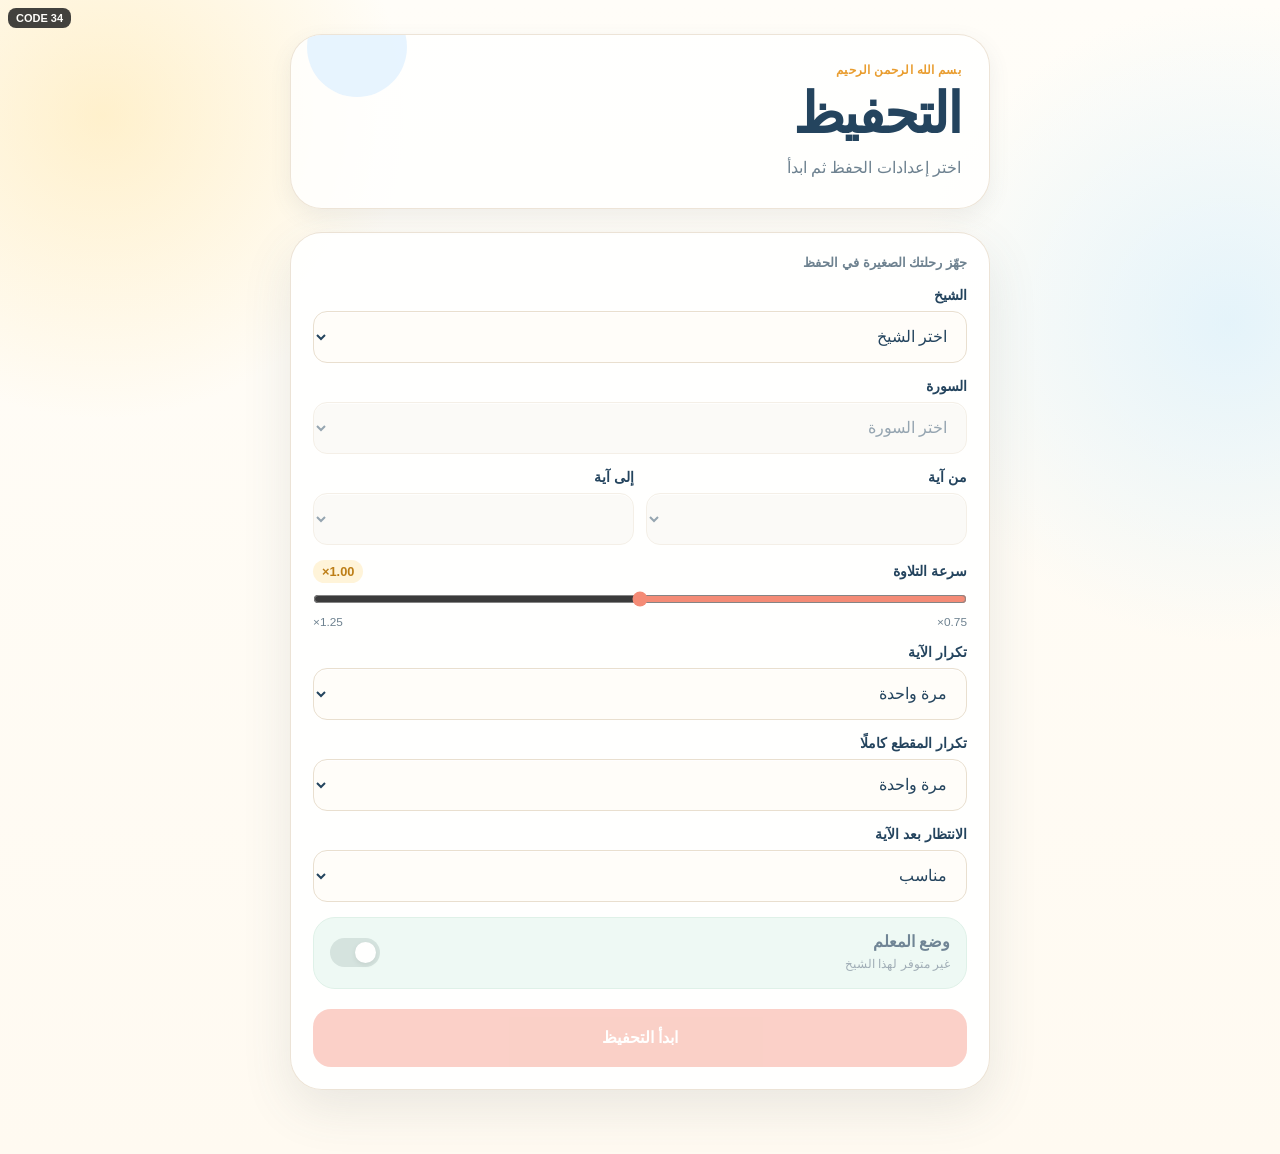
<file: index.html>
<!DOCTYPE html>
<html lang="ar" dir="rtl">
<head>
    <meta charset="UTF-8">
    <meta name="viewport" content="width=device-width, initial-scale=1.0">

    <title>Tahfeez | التحفيظ</title>

    <link rel="stylesheet" href="style.css">
</head>

<body>

    <main class="app">

        <!-- =========================
             شاشة الإعدادات
        ========================== -->

        <section id="setupScreen" class="screen setup-screen">

            <header class="page-header">
                <div>
                    <p class="eyebrow">بسم الله الرحمن الرحيم</p>
                    <h1>التحفيظ</h1>
                    <p class="subtitle">
                        اختر إعدادات الحفظ ثم ابدأ
                    </p>
                </div>
            </header>


            <div class="setup-form">

                <!-- الشيخ -->
                <div class="field">
                    <label for="reciterSelect">الشيخ</label>

                    <select id="reciterSelect">
                        <option value="">اختر الشيخ</option>

                        <option value="ahmed-atia">
                            الشيخ أحمد عطية
                        </option>

                        <option value="mohamed-alsouri">
                            الشيخ محمد السوري
                        </option>

                        <option value="ibrahim">
                            الشيخ إبراهيم
                        </option>

                        <option value="ziad">
                            الشيخ زياد
                        </option>

                        <option value="marwan">
                            الشيخ مروان
                        </option>

                        <option value="youssef">
                            الشيخ يوسف
                        </option>

                        <option value="mohamed-hamdy">
                            الشيخ محمد حمدي
                        </option>

                        <option value="osama">
                            الشيخ أسامة
                        </option>
                    </select>
                </div>


                <!-- السورة -->
                <div class="field">
                    <label for="surahSelect">السورة</label>

                    <select id="surahSelect" disabled>
                        <option value="">اختر السورة</option>
                    </select>
                </div>


                <!-- نطاق الآيات -->
                <div class="ayah-range">

                    <div class="field">
                        <label for="fromAyah">من آية</label>

                        <input
                            id="fromAyah"
                            type="number"
                            min="1"
                            value="1"
                            disabled
                        >
                    </div>

                    <div class="field">
                        <label for="toAyah">إلى آية</label>

                        <input
                            id="toAyah"
                            type="number"
                            min="1"
                            value="1"
                            disabled
                        >
                    </div>

                </div>


                <!-- السرعة -->
                <div class="field">

                    <div class="label-row">
                        <label for="speedRange">
                            سرعة التلاوة
                        </label>

                        <output id="speedValue">
                            1.00×
                        </output>
                    </div>

                    <input
                        id="speedRange"
                        class="range"
                        type="range"
                        min="0.75"
                        max="1.25"
                        step="0.05"
                        value="1"
                    >

                    <div class="range-labels">
                        <span>0.75×</span>
                        <span>1.25×</span>
                    </div>

                </div>


                <!-- تكرار الآية -->
                <div class="field">

                    <label for="ayahRepeat">
                        تكرار الآية
                    </label>

                    <select id="ayahRepeat">
                        <option value="1">مرة واحدة</option>
                        <option value="2">مرتان</option>
                        <option value="3">3 مرات</option>
                        <option value="4">4 مرات</option>
                        <option value="5">5 مرات</option>
                        <option value="6">6 مرات</option>
                        <option value="7">7 مرات</option>
                        <option value="8">8 مرات</option>
                        <option value="9">9 مرات</option>
                        <option value="10">10 مرات</option>
                    </select>

                </div>


                <!-- تكرار المقطع -->
                <div class="field">

                    <label for="blockRepeat">
                        تكرار المقطع كاملًا
                    </label>

                    <select id="blockRepeat">
                        <option value="1">مرة واحدة</option>
                        <option value="2">مرتان</option>
                        <option value="3">3 مرات</option>
                        <option value="4">4 مرات</option>
                        <option value="5">5 مرات</option>
                        <option value="6">6 مرات</option>
                        <option value="7">7 مرات</option>
                        <option value="8">8 مرات</option>
                        <option value="9">9 مرات</option>
                        <option value="10">10 مرات</option>
                    </select>

                </div>


                <!-- الانتظار -->
                <div class="field">

                    <label for="waitSelect">
                        الانتظار بعد الآية
                    </label>

                    <select id="waitSelect">
                        <option value="0">بدون انتظار</option>
                        <option value="0.5">قصير جدًا</option>
                        <option value="0.75">0.75×</option>
                        <option value="1" selected>مناسب</option>
                        <option value="1.25">1.25×</option>
                        <option value="1.5">1.5×</option>
                        <option value="2">طويل</option>
                    </select>

                </div>


                <!-- وضع المعلم -->
                <div
                    id="teacherModeField"
                    class="teacher-option is-disabled"
                >

                    <div>
                        <strong>وضع المعلم</strong>

                        <span id="teacherModeDescription">
                            غير متوفر لهذا الشيخ
                        </span>
                    </div>

                    <label class="switch">
                        <input
                            id="teacherMode"
                            type="checkbox"
                            disabled
                        >

                        <span class="switch-slider"></span>
                    </label>

                </div>


                <!-- رسالة عدم توفر السورة -->
                <div
                    id="availabilityMessage"
                    class="availability-message hidden"
                    role="status"
                ></div>


                <!-- زر بدء التحفيظ -->
                <button
                    id="startButton"
                    class="primary-button"
                    type="button"
                    disabled
                >
                    ابدأ التحفيظ
                </button>

            </div>

        </section>


        <!-- =========================
             عالم التحفيظ
        ========================== -->

        <section
            id="memorizationScreen"
            class="screen memorization-screen hidden"
        >

            <header class="memorization-header">

                <div>
                    <p class="eyebrow">التحفيظ</p>

                    <h2 id="currentSurahName">
                        سورة —
                    </h2>
                </div>

                <button
                    id="settingsButton"
                    class="icon-button"
                    type="button"
                    aria-label="الإعدادات"
                    title="الإعدادات"
                >
                    ⚙️
                </button>

            </header>


            <!-- معلومات التكرار -->
            <div class="session-info">

                <span id="blockRepeatInfo">
                    المقطع 1 / 1
                </span>

                <span id="ayahRepeatInfo">
                    الآية 1 / 1
                </span>

            </div>


            <!-- الآية -->
            <article class="ayah-container">

                <p
                    id="currentAyahText"
                    class="ayah-text"
                >
                    —
                </p>

            </article>


            <!--
                أزرار التحكم + الإعدادات
                كلها بجوار بعضها
            -->
            <div class="player-controls">
               <!-- الآية التالية -->
                <button
                    id="nextAyahButton"
                    class="control-button"
                    type="button"
                    aria-label="الآية التالية"
                    title="الآية التالية"
                >
                    ⏩
                </button> 


                <!-- الإعدادات -->
                <button
                    id="playerSettingsButton"
                    class="control-button settings-control"
                    type="button"
                    aria-label="الإعدادات"
                    title="الإعدادات"
                >
                    ⚙️
                </button>

                <!-- تشغيل / إيقاف -->
                <button
                    id="playPauseButton"
                    class="control-button play-button"
                    type="button"
                    aria-label="تشغيل"
                    title="تشغيل"
                >
                    ▶️
                </button>


                <!-- إعادة المقطع -->
                <button
                    id="restartBlockButton"
                    class="control-button"
                    type="button"
                    aria-label="إعادة المقطع"
                    title="إعادة المقطع"
                >
                    ⏹️
                </button>


                <!-- الآية السابقة -->
                <button
                    id="previousAyahButton"
                    class="control-button"
                    type="button"
                    aria-label="الآية السابقة"
                    title="الآية السابقة"
                >
                    ⏪
                </button>

            </div>


            <!-- رسالة النهاية -->
            <div
                id="completionMessage"
                class="completion-message hidden"
            >
                أحسنت...! 🌟
            </div>

        </section>

    </main>


    
<script defer src="app.js"></script>


</body>
</html>
</file>
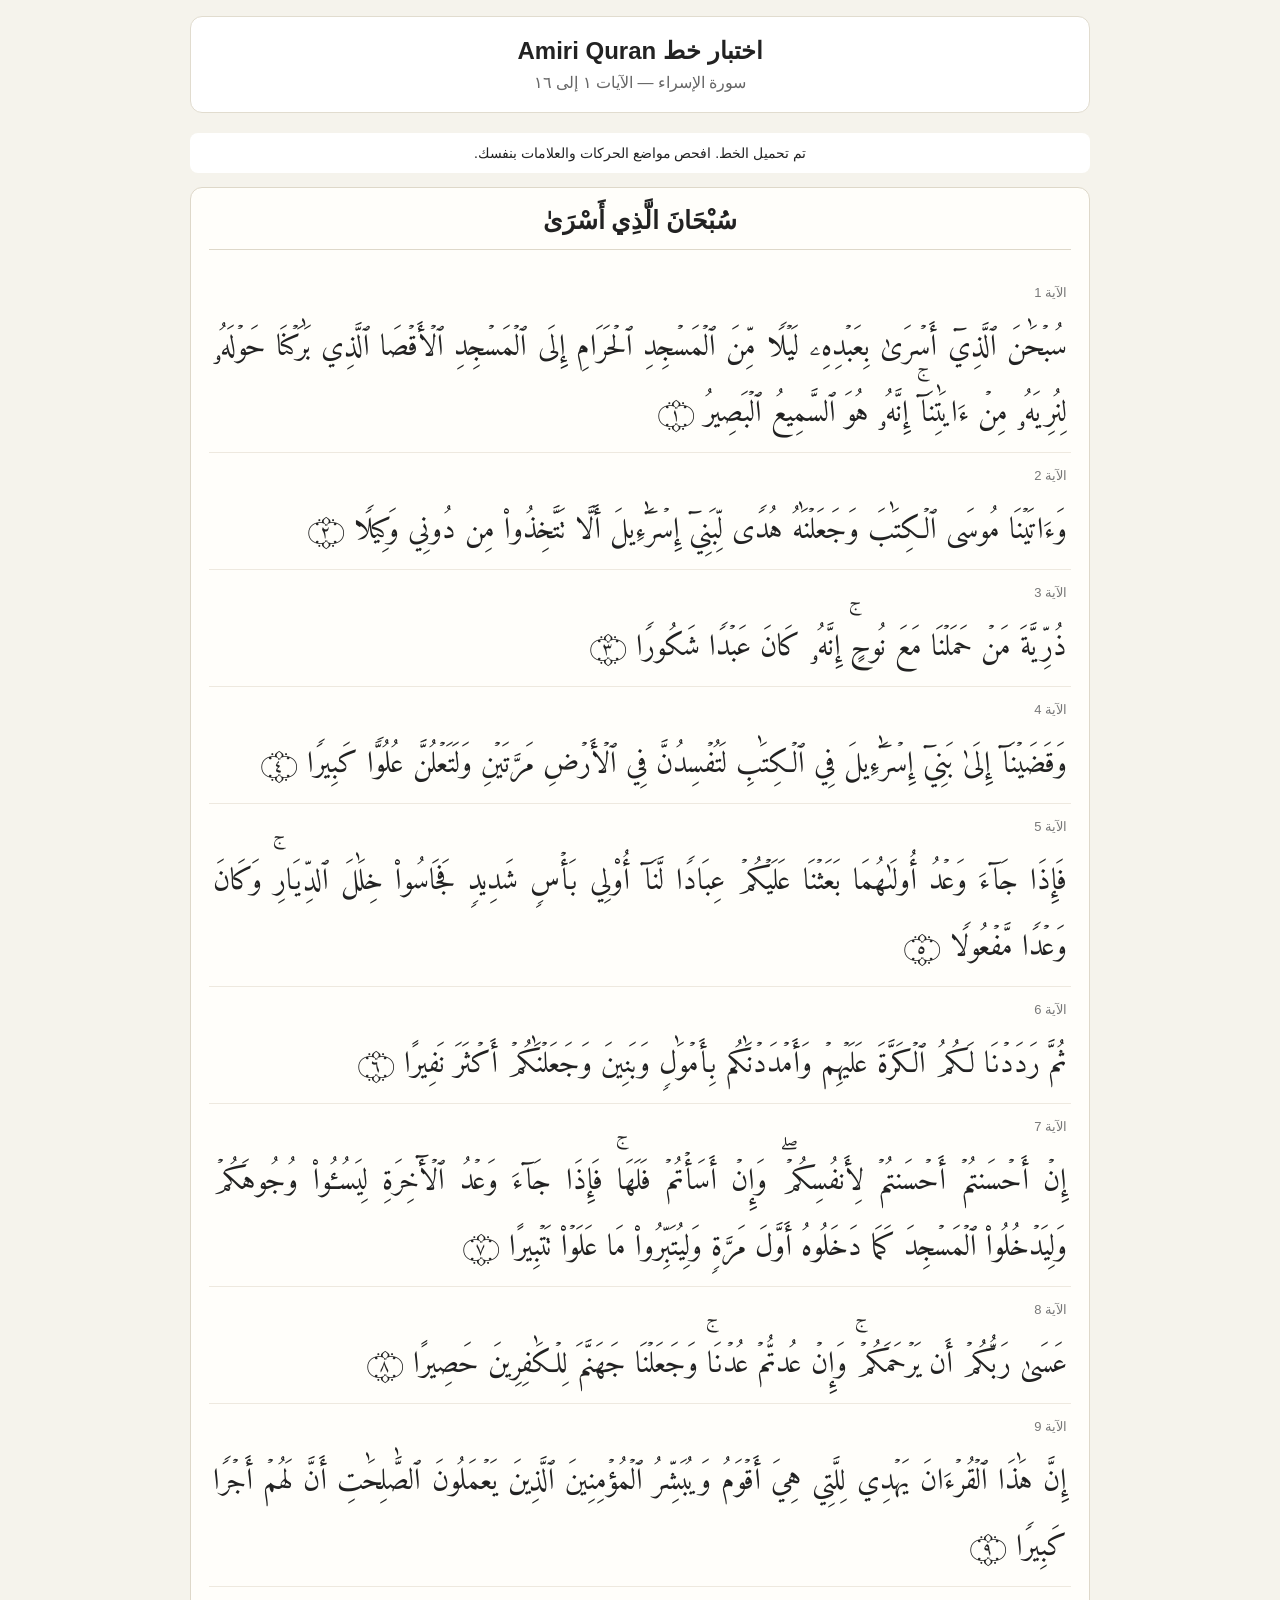
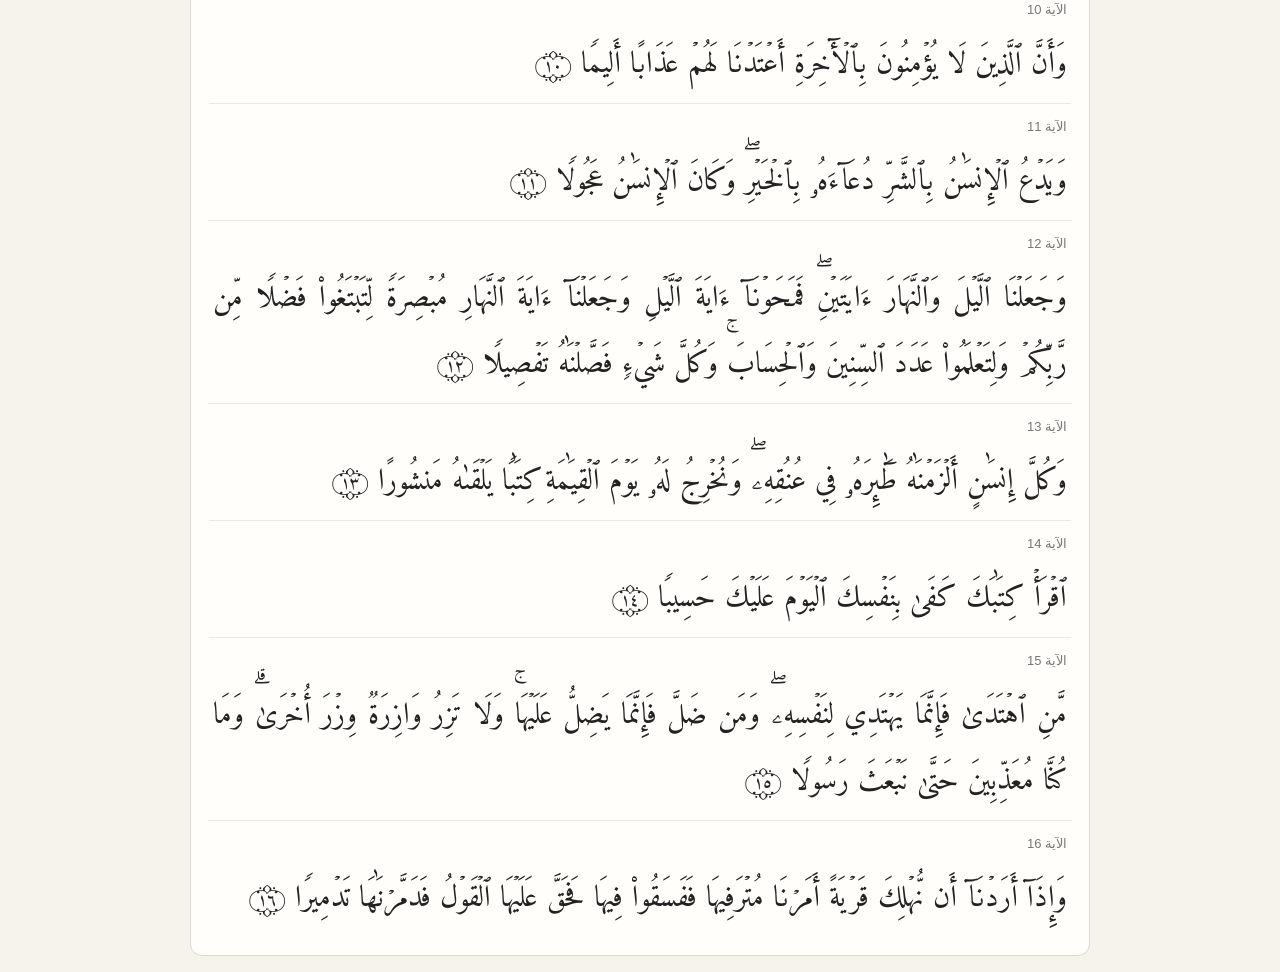
<file: amiri.html>
<!DOCTYPE html>
<html lang="ar" dir="rtl">
<head>
<meta charset="UTF-8">
<meta name="viewport" content="width=device-width, initial-scale=1">
<title>اختبار خط أميري قرآن</title>

<link rel="preconnect" href="https://fonts.googleapis.com">
<link rel="preconnect" href="https://fonts.gstatic.com" crossorigin>
<link href="https://fonts.googleapis.com/css2?family=Amiri+Quran&display=swap" rel="stylesheet">

<style>
* {
    box-sizing: border-box;
}

body {
    margin: 0;
    padding: 16px;
    background: #f5f3ec;
    color: #222;
    font-family: sans-serif;
}

header {
    max-width: 900px;
    margin: 0 auto 20px;
    padding: 20px 12px;
    text-align: center;
    background: white;
    border: 1px solid #e1dccf;
    border-radius: 12px;
}

h1 {
    margin: 0 0 8px;
    font-size: 24px;
}

.subtitle {
    color: #666;
    margin: 0;
}

.surah {
    max-width: 900px;
    margin: auto;
    padding: 18px;
    background: #fffefa;
    border: 1px solid #ded8c9;
    border-radius: 12px;
}

.surah-title {
    text-align: center;
    margin: 0 0 20px;
    padding-bottom: 14px;
    border-bottom: 1px solid #ded8c9;
    font-size: 25px;
}

.ayah {
    padding: 15px 4px;
    border-bottom: 1px solid #eee9df;
}

.ayah:last-child {
    border-bottom: 0;
}

.ayah-number {
    display: block;
    margin-bottom: 5px;
    color: #777;
    font: 13px sans-serif;
}

.quran {
    font-family: "Amiri Quran", serif;
    font-size: 30px;
    line-height: 2.2;
    text-align: justify;
    text-align-last: right;
    overflow-wrap: anywhere;
}

.status {
    max-width: 900px;
    margin: 14px auto;
    padding: 12px;
    background: white;
    border-radius: 8px;
    font-size: 14px;
    text-align: center;
}

@media (max-width: 480px) {
    body {
        padding: 8px;
    }

    .surah {
        padding: 12px;
    }

    .quran {
        font-size: 27px;
        line-height: 2.15;
    }
}
</style>
</head>

<body>

<header>
    <h1>اختبار خط Amiri Quran</h1>
    <p class="subtitle">سورة الإسراء — الآيات ١ إلى ١٦</p>
</header>

<div class="status" id="fontStatus">
    جارٍ تحميل الخط...
</div>

<main class="surah">
    <h2 class="surah-title">سُبْحَانَ الَّذِي أَسْرَىٰ</h2>
    <div id="ayahs"></div>
</main>

<script>
const ayahs = [
"سُبۡحَٰنَ ٱلَّذِيٓ أَسۡرَىٰ بِعَبۡدِهِۦ لَيۡلࣰا مِّنَ ٱلۡمَسۡجِدِ ٱلۡحَرَامِ إِلَى ٱلۡمَسۡجِدِ ٱلۡأَقۡصَا ٱلَّذِي بَٰرَكۡنَا حَوۡلَهُۥ لِنُرِيَهُۥ مِنۡ ءَايَٰتِنَآۚ إِنَّهُۥ هُوَ ٱلسَّمِيعُ ٱلۡبَصِيرُ ۝١",

"وَءَاتَيۡنَا مُوسَى ٱلۡكِتَٰبَ وَجَعَلۡنَٰهُ هُدࣰى لِّبَنِيٓ إِسۡرَٰٓءِيلَ أَلَّا تَتَّخِذُواْ مِن دُونِي وَكِيلࣰا ۝٢",

"ذُرِّيَّةَ مَنۡ حَمَلۡنَا مَعَ نُوحٍۚ إِنَّهُۥ كَانَ عَبۡدࣰا شَكُورࣰا ۝٣",

"وَقَضَيۡنَآ إِلَىٰ بَنِيٓ إِسۡرَٰٓءِيلَ فِي ٱلۡكِتَٰبِ لَتُفۡسِدُنَّ فِي ٱلۡأَرۡضِ مَرَّتَيۡنِ وَلَتَعۡلُنَّ عُلُوࣰّا كَبِيرࣰا ۝٤",

"فَإِذَا جَآءَ وَعۡدُ أُولَىٰهُمَا بَعَثۡنَا عَلَيۡكُمۡ عِبَادࣰا لَّنَآ أُوْلِي بَأۡسࣲ شَدِيدࣲ فَجَاسُواْ خِلَٰلَ ٱلدِّيَارِۚ وَكَانَ وَعۡدࣰا مَّفۡعُولࣰا ۝٥",

"ثُمَّ رَدَدۡنَا لَكُمُ ٱلۡكَرَّةَ عَلَيۡهِمۡ وَأَمۡدَدۡنَٰكُم بِأَمۡوَٰلࣲ وَبَنِينَ وَجَعَلۡنَٰكُمۡ أَكۡثَرَ نَفِيرًا ۝٦",

"إِنۡ أَحۡسَنتُمۡ أَحۡسَنتُمۡ لِأَنفُسِكُمۡۖ وَإِنۡ أَسَأۡتُمۡ فَلَهَاۚ فَإِذَا جَآءَ وَعۡدُ ٱلۡأٓخِرَةِ لِيَسُـُٔواْ وُجُوهَكُمۡ وَلِيَدۡخُلُواْ ٱلۡمَسۡجِدَ كَمَا دَخَلُوهُ أَوَّلَ مَرَّةࣲ وَلِيُتَبِّرُواْ مَا عَلَوۡاْ تَتۡبِيرًا ۝٧",

"عَسَىٰ رَبُّكُمۡ أَن يَرۡحَمَكُمۡۚ وَإِنۡ عُدتُّمۡ عُدۡنَاۚ وَجَعَلۡنَا جَهَنَّمَ لِلۡكَٰفِرِينَ حَصِيرًا ۝٨",

"إِنَّ هَٰذَا ٱلۡقُرۡءَانَ يَهۡدِي لِلَّتِي هِيَ أَقۡوَمُ وَيُبَشِّرُ ٱلۡمُؤۡمِنِينَ ٱلَّذِينَ يَعۡمَلُونَ ٱلصَّٰلِحَٰتِ أَنَّ لَهُمۡ أَجۡرࣰا كَبِيرࣰا ۝٩",

"وَأَنَّ ٱلَّذِينَ لَا يُؤۡمِنُونَ بِٱلۡأٓخِرَةِ أَعۡتَدۡنَا لَهُمۡ عَذَابًا أَلِيمࣰا ۝١٠",

"وَيَدۡعُ ٱلۡإِنسَٰنُ بِٱلشَّرِّ دُعَآءَهُۥ بِٱلۡخَيۡرِۖ وَكَانَ ٱلۡإِنسَٰنُ عَجُولࣰا ۝١١",

"وَجَعَلۡنَا ٱلَّيۡلَ وَٱلنَّهَارَ ءَايَتَيۡنِۖ فَمَحَوۡنَآ ءَايَةَ ٱلَّيۡلِ وَجَعَلۡنَآ ءَايَةَ ٱلنَّهَارِ مُبۡصِرَةࣰ لِّتَبۡتَغُواْ فَضۡلࣰا مِّن رَّبِّكُمۡ وَلِتَعۡلَمُواْ عَدَدَ ٱلسِّنِينَ وَٱلۡحِسَابَۚ وَكُلَّ شَيۡءࣲ فَصَّلۡنَٰهُ تَفۡصِيلࣰا ۝١٢",

"وَكُلَّ إِنسَٰنٍ أَلۡزَمۡنَٰهُ طَٰٓئِرَهُۥ فِي عُنُقِهِۦۖ وَنُخۡرِجُ لَهُۥ يَوۡمَ ٱلۡقِيَٰمَةِ كِتَٰبࣰا يَلۡقَىٰهُ مَنشُورًا ۝١٣",

"ٱقۡرَأۡ كِتَٰبَكَ كَفَىٰ بِنَفۡسِكَ ٱلۡيَوۡمَ عَلَيۡكَ حَسِيبࣰا ۝١٤",

"مَّنِ ٱهۡتَدَىٰ فَإِنَّمَا يَهۡتَدِي لِنَفۡسِهِۦۖ وَمَن ضَلَّ فَإِنَّمَا يَضِلُّ عَلَيۡهَاۚ وَلَا تَزِرُ وَازِرَةࣱ وِزۡرَ أُخۡرَىٰۗ وَمَا كُنَّا مُعَذِّبِينَ حَتَّىٰ نَبۡعَثَ رَسُولࣰا ۝١٥",

"وَإِذَآ أَرَدۡنَآ أَن نُّهۡلِكَ قَرۡيَةً أَمَرۡنَا مُتۡرَفِيهَا فَفَسَقُواْ فِيهَا فَحَقَّ عَلَيۡهَا ٱلۡقَوۡلُ فَدَمَّرۡنَٰهَا تَدۡمِيرࣰا ۝١٦"
];

const container = document.getElementById("ayahs");

ayahs.forEach((text, index) => {
    const article = document.createElement("article");
    article.className = "ayah";

    const number = document.createElement("span");
    number.className = "ayah-number";
    number.textContent = "الآية " + (index + 1);

    const verse = document.createElement("div");
    verse.className = "quran";
    verse.textContent = text;

    article.append(number, verse);
    container.appendChild(article);
});

document.fonts.ready.then(() => {
    const loaded = document.fonts.check('30px "Amiri Quran"');
    document.getElementById("fontStatus").textContent =
        loaded
        ? "تم تحميل الخط. افحص مواضع الحركات والعلامات بنفسك."
        : "تعذر تأكيد تحميل الخط؛ تحقق من اتصال الإنترنت.";
});
</script>

</body>
</html>
</file>
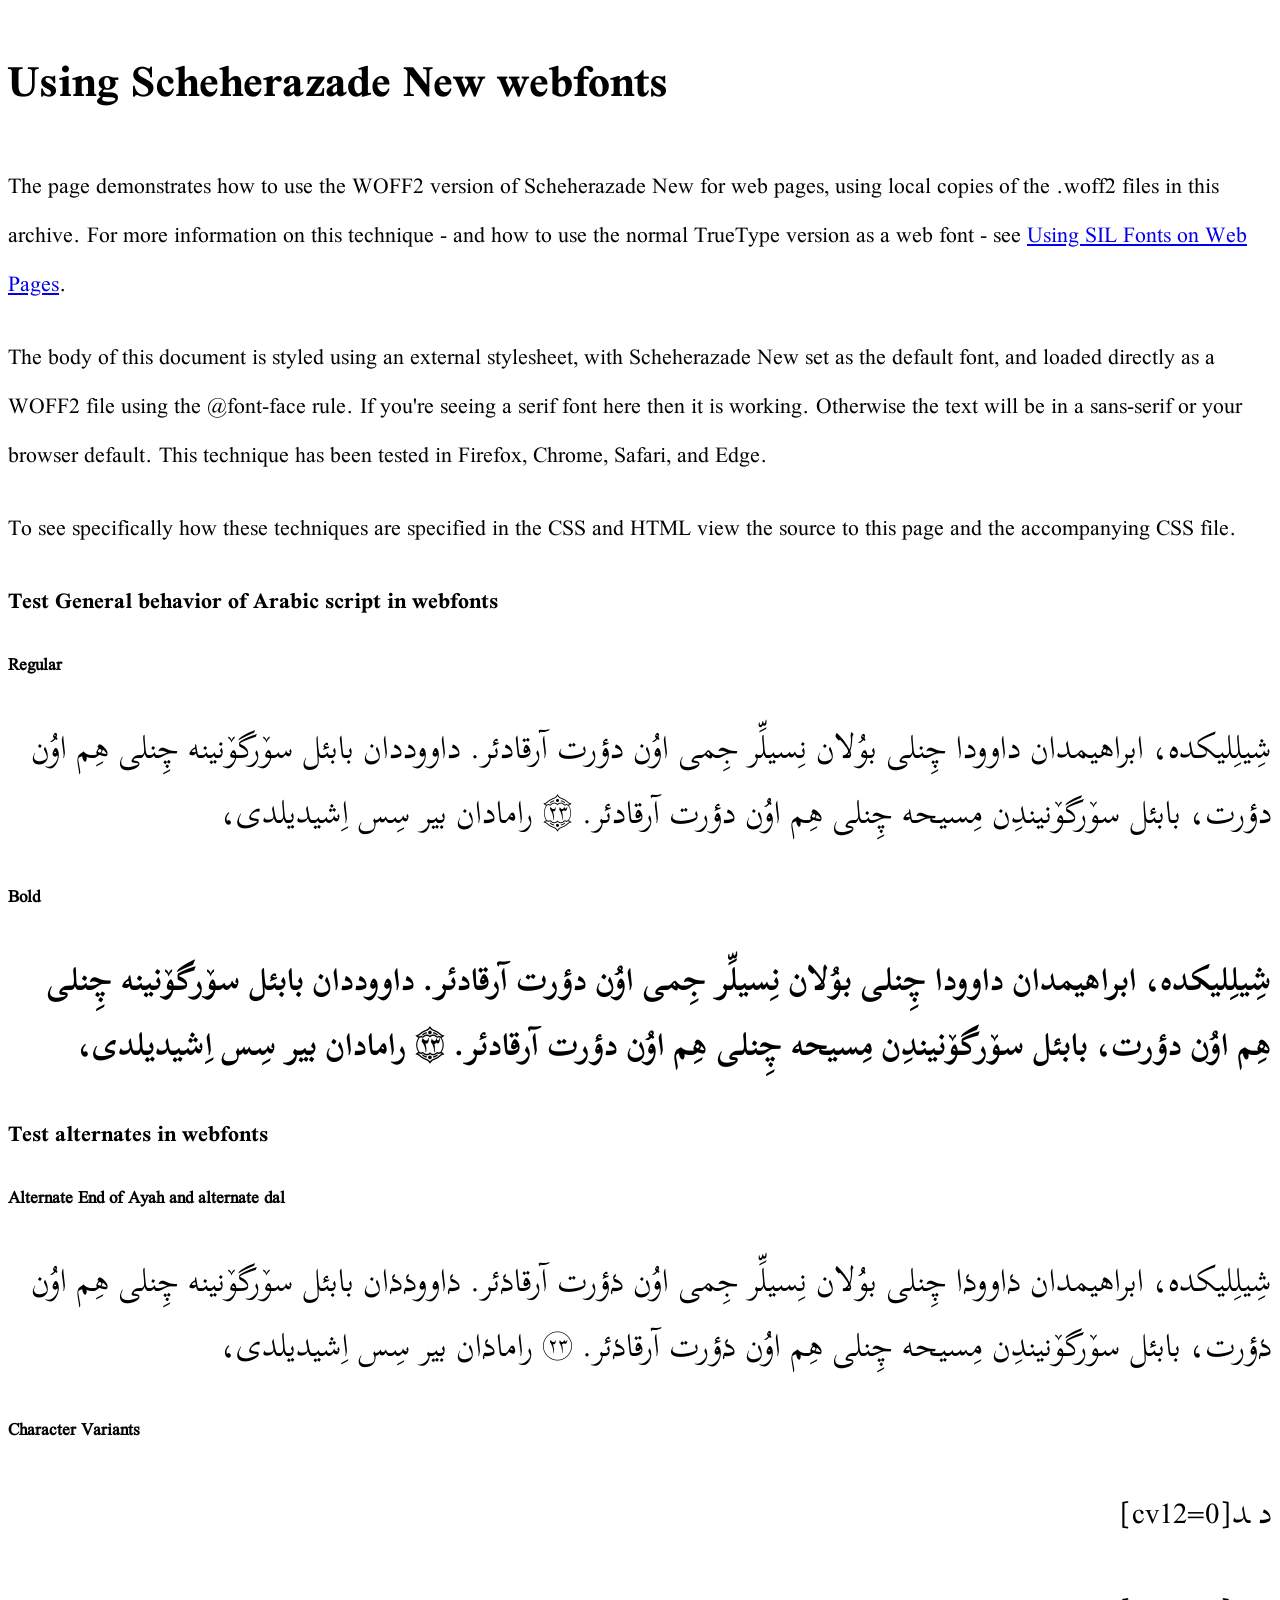
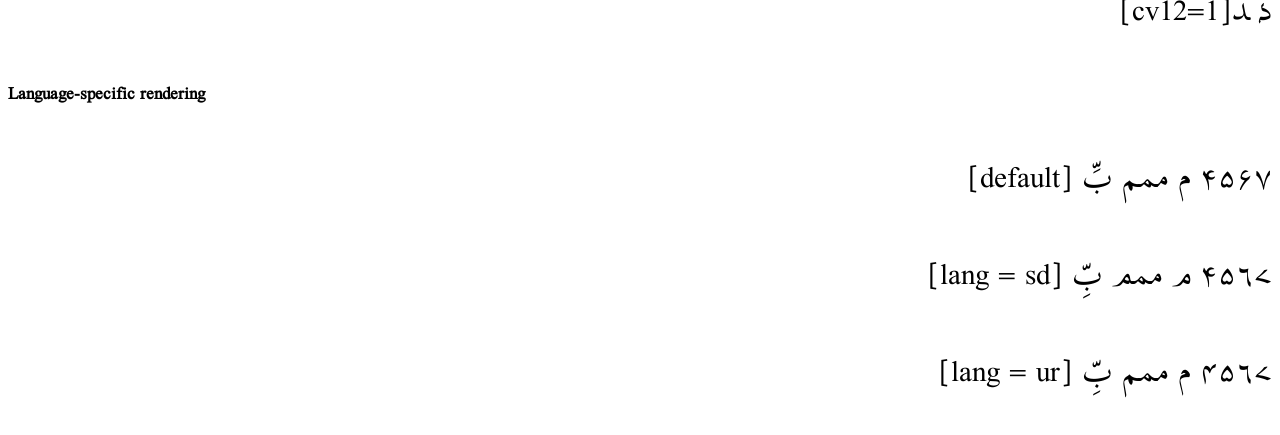
<file: fonts/ScheherazadeNew-webfont-example.html>
<!DOCTYPE html>
<html lang="en">
<!--
ScheherazadeNew-webfont-example.html
This file is part of Scheherazade font family (https://software.sil.org/scheherazade)
and is Copyright (c) 1994-2026 SIL Global (https://www.sil.org/),
with Reserved Font Names "Scheherazade" and "SIL". This Font Software is licensed
under the SIL Open Font License, Version 1.1. You should have received a copy
of the license along with this Font Software. If this is not the case, go to
(https://openfontlicense.org/) for all the details including a FAQ.
-->
<head>
	<link rel="stylesheet" href="ScheherazadeNew-webfont-example.css" type="text/css">
	<meta charset="utf-8">
	<meta name="description" content="An example of using Scheherazade on your web page via WOFF">
	<meta name="author" content="WSTech, SIL Global: software.sil.org/wstech">

</head>
<body>
<div style="font-size: 150%;" dir=ltr>
	
<h1>Using Scheherazade New webfonts</h1>

<p>The page demonstrates how to use the WOFF2 version of Scheherazade New for web pages, using local copies of the .woff2 files in this archive. For more information on this technique
	 - and how to use the normal TrueType version as a web font - see <a href="https://software.sil.org/fonts/webfonts">Using SIL Fonts on Web Pages</a>.</p>

<p>The body of this document is styled using an external stylesheet, with Scheherazade New set as the default font, and loaded directly as a WOFF2 file using the @font-face rule. 
	If you're seeing a serif font here then it is working. Otherwise the text will be in a sans-serif or your browser default. 
	This technique has been tested in Firefox, Chrome, Safari, and Edge.</p>
	
<p>To see specifically how these techniques are specified in the CSS and HTML view the source to this page and the accompanying CSS file.</p>
</div>
<div dir=rtl>
<h2>Test General behavior of Arabic script in webfonts</h2>

<h3>Regular</h3>
<p class=rtl>شِیلِلیکده، ابراهیمدان داوودا چِنلی بوُلان نِسیلِّر جِمی اوُن دؤرت آرقادئر. داووددان بابئل سوٚرگوٚنینه چِنلی هِم اوُن دؤرت، بابئل سوٚرگوٚنیندِن مِسیحه چِنلی هِم اوُن دؤرت آرقادئر. &#x6dd;&#x662;&#x663; رامادان بیر سِس اِشیدیلدی،</p>

<h3>Bold</h3>
<p class=rtlb>شِیلِلیکده، ابراهیمدان داوودا چِنلی بوُلان نِسیلِّر جِمی اوُن دؤرت آرقادئر. داووددان بابئل سوٚرگوٚنینه چِنلی هِم اوُن دؤرت، بابئل سوٚرگوٚنیندِن مِسیحه چِنلی هِم اوُن دؤرت آرقادئر. &#x6dd;&#x662;&#x663; رامادان بیر سِس اِشیدیلدی،</p>

<h2>Test alternates in webfonts</h2>

<h3>Alternate End of Ayah and alternate dal</h3>

<p class="cv121801">شِیلِلیکده، ابراهیمدان داوودا چِنلی بوُلان نِسیلِّر جِمی اوُن دؤرت آرقادئر. داووددان بابئل سوٚرگوٚنینه چِنلی هِم اوُن دؤرت، بابئل سوٚرگوٚنیندِن مِسیحه چِنلی هِم اوُن دؤرت آرقادئر. &#x6dd;&#x662;&#x663; رامادان بیر سِس اِشیدیلدی،</p>

<h3>Character Variants</h3>

<p class=cv120> &#x62f; &#x200D;&#x62f;[cv12=0]</p>

<p class=cv121> &#x62f; &#x200D;&#x62f;[cv12=1]</p>

<h3>Language-specific rendering</h3>

<p class=rtl > ۴۵۶۷  م ممم  بِّ [default]</p>

<p class=rtl lang=sd> ۴۵۶۷  م ممم  بِّ [lang = sd]</p>

<p class=rtl lang=ur> ۴۵۶۷  م ممم  بِّ [lang = ur]</p>
</div>
</body>
</html>
</file>
<file: style.css>
/* =========================================
   Tahfeez — Light & Playful Theme
   Base Styles
========================================= */

/* =========================================
   Quran Font — Scheherazade New
========================================= */

@font-face {
    font-family: "Scheherazade New";
    src: url("./fonts/ScheherazadeNew-Regular.woff2") format("woff2");
    font-weight: 400;
    font-style: normal;
    font-display: swap;
}

@font-face {
    font-family: "Scheherazade New";
    src: url("./fonts/ScheherazadeNew-Bold.woff2") format("woff2");
    font-weight: 700;
    font-style: normal;
    font-display: swap;
}

/* =========================================
   Theme Variables — Light
========================================= */

:root {
    --bg: #fffaf1;
    --surface: #ffffff;
    --surface-soft: #fff4d9;
    --surface-mint: #e6f7ef;
    --ink: #24445e;
    --ink-soft: #6e8290;
    --primary: #f6b94c;
    --primary-dark: #e49b2f;
    --coral: #f48b76;
    --sky: #dff1ff;
    --mint: #77cdb4;
    --border: #e9dfcf;
    --danger: #d86c6c;

    --radius-small: 14px;
    --radius-medium: 22px;
    --radius-large: 32px;

    --shadow: 0 18px 50px rgba(74, 91, 95, 0.12);
    --shadow-soft: 0 8px 22px rgba(74, 91, 95, 0.09);
}

/* =========================================
   Reset
========================================= */

* {
    box-sizing: border-box;
    margin: 0;
    padding: 0;
}

html {
    min-height: 100%;
    background: var(--bg);
}

body {
    min-height: 100vh;
    color: var(--ink);

    background:
        radial-gradient(
            circle at 8% 10%,
            rgba(255, 214, 113, .32),
            transparent 19rem
        ),
        radial-gradient(
            circle at 96% 28%,
            rgba(202, 235, 255, .50),
            transparent 20rem
        ),
        linear-gradient(
            180deg,
            #fffdf8 0%,
            var(--bg) 100%
        );

    font-family:
        "Noto Sans Arabic",
        "Noto Sans",
        Arial,
        sans-serif;

    -webkit-font-smoothing: antialiased;
}

/* =========================================
   Decorative Background
========================================= */

body::before,
body::after {
    position: fixed;
    z-index: -1;
    width: 150px;
    height: 150px;
    border-radius: 46% 54% 63% 37% / 43% 37% 63% 57%;
    content: "";
    opacity: .42;
    pointer-events: none;
}

body::before {
    top: 17%;
    right: -62px;
    background: #ffd8cc;
    transform: rotate(22deg);
}

body::after {
    bottom: 5%;
    left: -76px;
    background: #c9efdf;
    transform: rotate(-26deg);
}

/* =========================================
   General
========================================= */

button,
input,
select {
    font: inherit;
}

button {
    border: 0;
}

button:focus-visible,
input:focus-visible,
select:focus-visible {
    outline: 3px solid rgba(244, 139, 118, .42);
    outline-offset: 3px;
}

.hidden {
    display: none !important;
}

/* =========================================
   App
========================================= */

.app {
    width: 100%;
    min-height: 100vh;
}

.screen {
    width: 100%;
    min-height: 100vh;
}

/* =========================================
   Setup Screen
========================================= */

.setup-screen {
    width: min(100% - 32px, 700px);
    margin-inline: auto;
    padding: 34px 0 64px;
}

/* =========================================
   Page Header
========================================= */

.page-header {
    position: relative;
    margin-bottom: 23px;
    padding: 27px 28px 25px;
    overflow: hidden;

    border: 1px solid rgba(233, 223, 207, .82);
    border-radius: var(--radius-large);

    background: rgba(255, 255, 255, .78);
    box-shadow: var(--shadow-soft);
}

.page-header::after {
    position: absolute;
    width: 100px;
    height: 100px;
    top: -38px;
    left: 16px;

    border-radius: 50%;
    background: var(--sky);

    content: "";
    opacity: .75;
}

.page-header > * {
    position: relative;
    z-index: 1;
}

.brand-line {
    display: flex;
    align-items: center;
    gap: 12px;
    margin-bottom: 17px;
}

.brand-badge {
    display: grid;
    place-items: center;

    width: 48px;
    height: 48px;

    border-radius: 17px;
    background: var(--primary);
    box-shadow: 0 7px 0 #e6a438;

    font-size: 1.45rem;
    transform: rotate(-5deg);
}

.eyebrow {
    margin-bottom: 7px;
    color: #e99d2f;

    font-size: .78rem;
    font-weight: 800;
    letter-spacing: .02em;
}

.page-header h1 {
    font-size: clamp(2.15rem, 8vw, 3.5rem);
    line-height: 1.08;
    letter-spacing: -.04em;
}

.subtitle {
    max-width: 480px;
    margin-top: 10px;

    color: var(--ink-soft);
    font-size: .98rem;
    line-height: 1.8;
}

/* =========================================
   Setup Form
========================================= */

.setup-form {
    display: flex;
    flex-direction: column;
    gap: 15px;
    padding: 22px;

    border: 1px solid rgba(233, 223, 207, .85);
    border-radius: var(--radius-large);

    background: rgba(255, 255, 255, .88);
    box-shadow: var(--shadow);
}

.setup-form::before {
    display: block;
    padding-bottom: 2px;

    color: var(--ink-soft);
    content: "جهّز رحلتك الصغيرة في الحفظ";

    font-size: .82rem;
    font-weight: 800;
}

.field {
    display: flex;
    flex-direction: column;
    gap: 8px;
}

.field label {
    color: var(--ink);
    font-size: .86rem;
    font-weight: 800;
}

/* =========================================
   Inputs
========================================= */

select,
input[type="number"] {
    width: 100%;
    min-height: 52px;
    padding: 0 15px;

    border: 1px solid var(--border);
    border-radius: var(--radius-small);

    background: #fffdf9;
    color: var(--ink);

    box-shadow: inset 0 1px 0 rgba(255, 255, 255, .8);

    transition:
        border-color 160ms ease,
        box-shadow 160ms ease,
        transform 160ms ease;
}

select:hover,
input[type="number"]:hover {
    border-color: #d6c6ad;
}

select:not(:disabled):focus,
input:not(:disabled):focus {
    border-color: var(--primary);
    box-shadow: 0 0 0 4px rgba(246, 185, 76, .15);
}

select:disabled,
input:disabled {
    opacity: .48;
    cursor: not-allowed;
    background: #f8f6f0;
}

/* =========================================
   Ayah Range
========================================= */

.ayah-range {
    display: grid;
    grid-template-columns: 1fr 1fr;
    gap: 12px;
}

.label-row {
    display: flex;
    align-items: center;
    justify-content: space-between;
}

.label-row output {
    padding: 4px 9px;

    border-radius: 999px;
    background: var(--surface-soft);
    color: #bd7e17;

    font-size: .8rem;
    font-weight: 900;
}

.range {
    width: 100%;
    accent-color: var(--coral);
    cursor: pointer;
}

.range-labels {
    display: flex;
    justify-content: space-between;

    color: var(--ink-soft);
    font-size: .74rem;
}

/* =========================================
   Teacher Mode
========================================= */

.teacher-option {
    min-height: 70px;

    display: flex;
    align-items: center;
    justify-content: space-between;
    gap: 15px;

    padding: 14px 16px;

    border: 1px solid #cfeadd;
    border-radius: var(--radius-medium);

    background: var(--surface-mint);
}

.teacher-option strong {
    display: block;
    margin-bottom: 4px;
}

.teacher-option span:not(.switch-slider) {
    display: block;

    color: var(--ink-soft);
    font-size: .77rem;
    line-height: 1.55;
}

.teacher-option.is-disabled {
    opacity: .65;
}

/* =========================================
   Switch
========================================= */

.switch {
    position: relative;
    flex: 0 0 auto;

    width: 50px;
    height: 29px;

    cursor: pointer;
}

.switch input {
    width: 0;
    height: 0;
    opacity: 0;
}

.switch-slider {
    position: absolute;
    inset: 0;

    border-radius: 999px;
    background: #bfd5ce;

    transition: background 180ms ease;
}

.switch-slider::before {
    position: absolute;
    top: 4px;
    right: 4px;

    width: 21px;
    height: 21px;

    border-radius: 50%;
    background: white;

    content: "";
    box-shadow: 0 2px 5px rgba(0, 0, 0, .12);

    transition:
        transform 180ms ease,
        background 180ms ease;
}

.switch input:checked + .switch-slider {
    background: var(--mint);
}

.switch input:checked + .switch-slider::before {
    transform: translateX(-21px);
}

/* =========================================
   Availability Message
========================================= */

.availability-message {
    padding: 13px 15px;

    border: 1px solid #f1c7bc;
    border-radius: var(--radius-small);

    background: #fff0ec;
    color: var(--danger);

    font-size: .86rem;
    line-height: 1.7;
}

/* =========================================
   Primary Button
========================================= */

.primary-button {
    width: 100%;
    min-height: 58px;
    margin-top: 5px;

    border-radius: 18px;
    background: var(--coral);
    color: white;

    font-weight: 900;
    cursor: pointer;

    box-shadow:
        0 6px 0 #dc7564,
        0 12px 22px rgba(244, 139, 118, .2);

    transition:
        transform 150ms ease,
        background 150ms ease,
        opacity 150ms ease,
        box-shadow 150ms ease;
}

.primary-button:not(:disabled):hover {
    background: #f17e68;
    transform: translateY(-2px);

    box-shadow:
        0 8px 0 #dc7564,
        0 15px 26px rgba(244, 139, 118, .24);
}

.primary-button:not(:disabled):active {
    transform: translateY(4px);
    box-shadow: 0 2px 0 #dc7564;
}

.primary-button:disabled {
    opacity: .4;
    cursor: not-allowed;
    box-shadow: none;
}

/* =========================================
   Memorization Screen
========================================= */

.memorization-screen {
    width: min(100% - 24px, 900px);
    margin-inline: auto;

    display: flex;
    flex-direction: column;

    padding: 28px 0 40px;
}

/* =========================================
   Memorization Header
========================================= */

.memorization-header {
    display: flex;
    align-items: center;
    justify-content: space-between;
    gap: 16px;

    padding: 17px 20px;

    border: 1px solid rgba(233, 223, 207, .9);
    border-radius: var(--radius-medium);

    background: rgba(255, 255, 255, .82);
    box-shadow: var(--shadow-soft);
}

.memorization-header h2 {
    font-size: clamp(1.35rem, 5vw, 2rem);
}

/* =========================================
   Icon Button
========================================= */

.icon-button {
    width: 48px;
    height: 48px;

    display: grid;
    place-items: center;

    border: 1px solid var(--border);
    border-radius: 16px;

    background: var(--surface-soft);
    color: var(--ink);

    font-size: 1.2rem;
    cursor: pointer;

    transition:
        transform 150ms ease,
        background 150ms ease;
}

.icon-button:active {
    transform: scale(.94);
}

.icon-button:hover {
    background: #ffe9af;
}

/* =========================================
   Session Info
========================================= */

.session-info {
    display: flex;
    justify-content: center;
    flex-wrap: wrap;
    gap: 10px;

    margin-top: 22px;
}

.session-info span {
    padding: 7px 13px;

    border-radius: 999px;
    background: var(--surface-mint);
    color: #4e8977;

    font-size: .76rem;
    font-weight: 800;
}

/* =========================================
   Ayah Container
========================================= */

.ayah-container {
    position: relative;
    min-height: 330px;

    display: flex;
    align-items: center;
    justify-content: center;

    margin-top: 19px;
    padding: 38px 24px;

    border: 1px solid #ebdfca;
    border-radius: var(--radius-large);

    background:
        radial-gradient(
            circle at 50% 42%,
            #fff9e9 0%,
            #ffffff 62%
        );

    box-shadow: var(--shadow);
    overflow: hidden;
}

.ayah-container::before,
.ayah-container::after {
    position: absolute;

    color: var(--primary);
    font-size: 2rem;

    content: "✦";
    opacity: .55;
}

.ayah-container::before {
    top: 23px;
    right: 28px;
    transform: rotate(12deg);
}

.ayah-container::after {
    bottom: 19px;
    left: 28px;

    color: var(--mint);
    transform: rotate(-12deg);
}

.ayah-text {
    position: relative;
    z-index: 1;

    max-width: 760px;

    color: var(--ink);

    font-family: "Scheherazade New", serif;
    font-size: clamp(1.8rem, 7vw, 3.25rem);
    line-height: 2.15;

    text-align: center;
    direction: rtl;
}

.ayah-number {
    color: #d89424;
    font-family: "Scheherazade New", serif;
    font-size: .72em;
    white-space: nowrap;
}

/* =========================================
   Player Controls
========================================= */

.player-controls {
    display: flex;
    align-items: center;
    justify-content: center;
    gap: 10px;

    margin-top: 22px;
}

.control-button {
    width: 52px;
    height: 52px;

    display: grid;
    place-items: center;

    border: 1px solid var(--border);
    border-radius: 17px;

    background: white;
    color: var(--ink);

    font-size: 1.2rem;
    cursor: pointer;

    box-shadow: var(--shadow-soft);

    transition:
        transform 150ms ease,
        background 150ms ease,
        border-color 150ms ease;
}

.control-button:hover {
    background: var(--sky);
    border-color: #b9dcf2;
    transform: translateY(-2px);
}

.control-button:active {
    transform: translateY(2px) scale(.96);
}

.play-button {
    width: 64px;
    height: 64px;

    border-radius: 21px;

    background: var(--coral);
    color: white;

    font-size: 1.35rem;

    box-shadow:
        0 6px 0 #dc7564,
        0 12px 20px rgba(244, 139, 118, .2);
}

.play-button:hover {
    background: #f17e68;
}

.settings-control {
    margin-inline-start: 5px;
    background: var(--surface-soft);
}

/* =========================================
   Completion
========================================= */

.completion-message {
    margin-top: 25px;

    color: #d89424;
    font-size: 1.25rem;
    font-weight: 900;

    text-align: center;

    animation: completion-in 350ms ease both;
}

@keyframes completion-in {
    from {
        opacity: 0;
        transform: translateY(8px) scale(.96);
    }

    to {
        opacity: 1;
        transform: translateY(0) scale(1);
    }
}

/* =========================================
   Download Section
========================================= */

.download-section {
    display: flex;
    align-items: center;
    justify-content: space-between;
    gap: 14px;

    padding: 15px 16px;

    border: 1px solid var(--border);
    border-radius: var(--radius-medium);

    background: white;
}

.download-info {
    min-width: 0;

    display: flex;
    flex-direction: column;
    gap: 5px;
}

.download-info strong {
    font-size: .9rem;
}

.download-info span {
    color: var(--ink-soft);
    font-size: .75rem;
    line-height: 1.5;
}

.secondary-button {
    flex: 0 0 auto;
    min-height: 44px;
    padding: 0 16px;

    border: 1px solid #f0c971;
    border-radius: 12px;

    background: var(--surface-soft);
    color: #bd7e17;

    font-weight: 800;
    cursor: pointer;
}

.secondary-button:hover {
    background: #ffe9af;
}

.secondary-button:disabled {
    opacity: .4;
    cursor: not-allowed;
}

/* =========================================
   Responsive — Tablets and Phones
========================================= */

@media (max-width: 560px) {
    .setup-screen {
        width: min(100% - 22px, 700px);
        padding-top: 22px;
    }

    .page-header {
        padding: 22px 19px;
    }

    .setup-form {
        padding: 17px;
    }

    .ayah-range {
        gap: 8px;
    }

    .memorization-screen {
        width: min(100% - 18px, 900px);
        padding-top: 16px;
    }

    .ayah-container {
        min-height: 300px;
        padding-inline: 17px;
    }

    .player-controls {
        gap: 6px;
    }

    .control-button {
        width: 47px;
        height: 47px;
        border-radius: 15px;
    }

    .play-button {
        width: 58px;
        height: 58px;
    }
}

@media (max-width: 420px) {
    .brand-badge {
        width: 43px;
        height: 43px;
    }

    .page-header h1 {
        font-size: 2.25rem;
    }

    .player-controls {
        gap: 4px;
    }

    .settings-control {
        margin-inline-start: 1px;
    }
}

@media (max-width: 360px) {
    .control-button {
        width: 43px;
        height: 43px;
        font-size: 1rem;
    }

    .play-button {
        width: 54px;
        height: 54px;
    }
}

/* =========================================
   Reduced Motion
========================================= */

@media (prefers-reduced-motion: reduce) {
    *,
    *::before,
    *::after {
        scroll-behavior: auto !important;
        animation-duration: .01ms !important;
        transition-duration: .01ms !important;
    }
}
</file>
<file: fonts/ScheherazadeNew-webfont-example.css>
/*
ScheherazadeNew-webfont-example.css
This file is part of Scheherazade font family (https://software.sil.org/scheherazade)
and is Copyright (c) 1994-2026 SIL Global (https://www.sil.org/),
with Reserved Font Names "Scheherazade" and "SIL". This Font Software is licensed
under the SIL Open Font License, Version 1.1. You should have received a copy
of the license along with this Font Software. If this is not the case, go to
(https://openfontlicense.org/) for all the details including a FAQ.
*/

/* use Scheherazade - Regular in .woff format */
@font-face {
  font-family: ScheherazadeRW;
  src: url(ScheherazadeNew-Regular.woff2);
}
@font-face {
  font-family: ScheherazadeBW;
  src: url(ScheherazadeNew-Bold.woff2);
}


/* set body to use Scheherazade in .woff format */
body {
  font-family: ScheherazadeRW, sans-serif; text-align: left;
    /* fall back to sans serif so that it's really obvious if the fonts don't load */
}

h1 {
  font-family: ScheherazadeBW, sans-serif; text-align: left;	
}
h2 {
  font-family: ScheherazadeBW, sans-serif; text-align: left;	
}
.rtl {
  font-family: ScheherazadeRW, sans-serif; font-size: 200%; direction: rtl; text-align: right;
    /* fall back to sans serif so that it's really obvious if the fonts don't load */
}	
.rtlb {
  font-family: ScheherazadeBW, sans-serif; font-size: 200%; direction: rtl; text-align: right;
    /* fall back to sans serif so that it's really obvious if the fonts don't load */
}	
.cv120 {
  font-family: ScheherazadeRW;
  font-feature-settings: "cv12" 0;
  -moz-font-feature-settings: "cv12" 0;
  -webkit-font-feature-settings: "cv12" 0;
  font-size: 200%; direction: rtl; text-align: right;
}
.cv121 {
  font-family: ScheherazadeRW;
  font-feature-settings: "cv12" 1;
  -moz-font-feature-settings: "cv12" 1;
  -webkit-font-feature-settings: "cv12" 1;
  font-size: 200%; direction: rtl; text-align: right;
}
.cv800 {
  font-family: ScheherazadeRW; 
  font-feature-settings: "cv80" 0;
  -moz-font-feature-settings: "cv80" 0;
  -webkit-font-feature-settings: "cv80" 0;
  font-size: 200%; direction: rtl; text-align: right;
}
.cv801 {
  font-family: ScheherazadeRW; 
  font-feature-settings: "cv80" 1;
  -moz-font-feature-settings: "cv80" 1;
  -webkit-font-feature-settings: "cv80" 1;
  font-size: 200%; direction: rtl; text-align: right;
}
.cv121801 {
  font-family: ScheherazadeRW; 
  font-feature-settings: "cv12" 1, "cv80" 1; 
  -moz-font-feature-settings: "cv12" 1, "cv80" 1;
  -webkit-font-feature-settings: "cv12" 1, "cv80" 1;
  font-size: 200%; direction: rtl; text-align: right;
}
</file>
